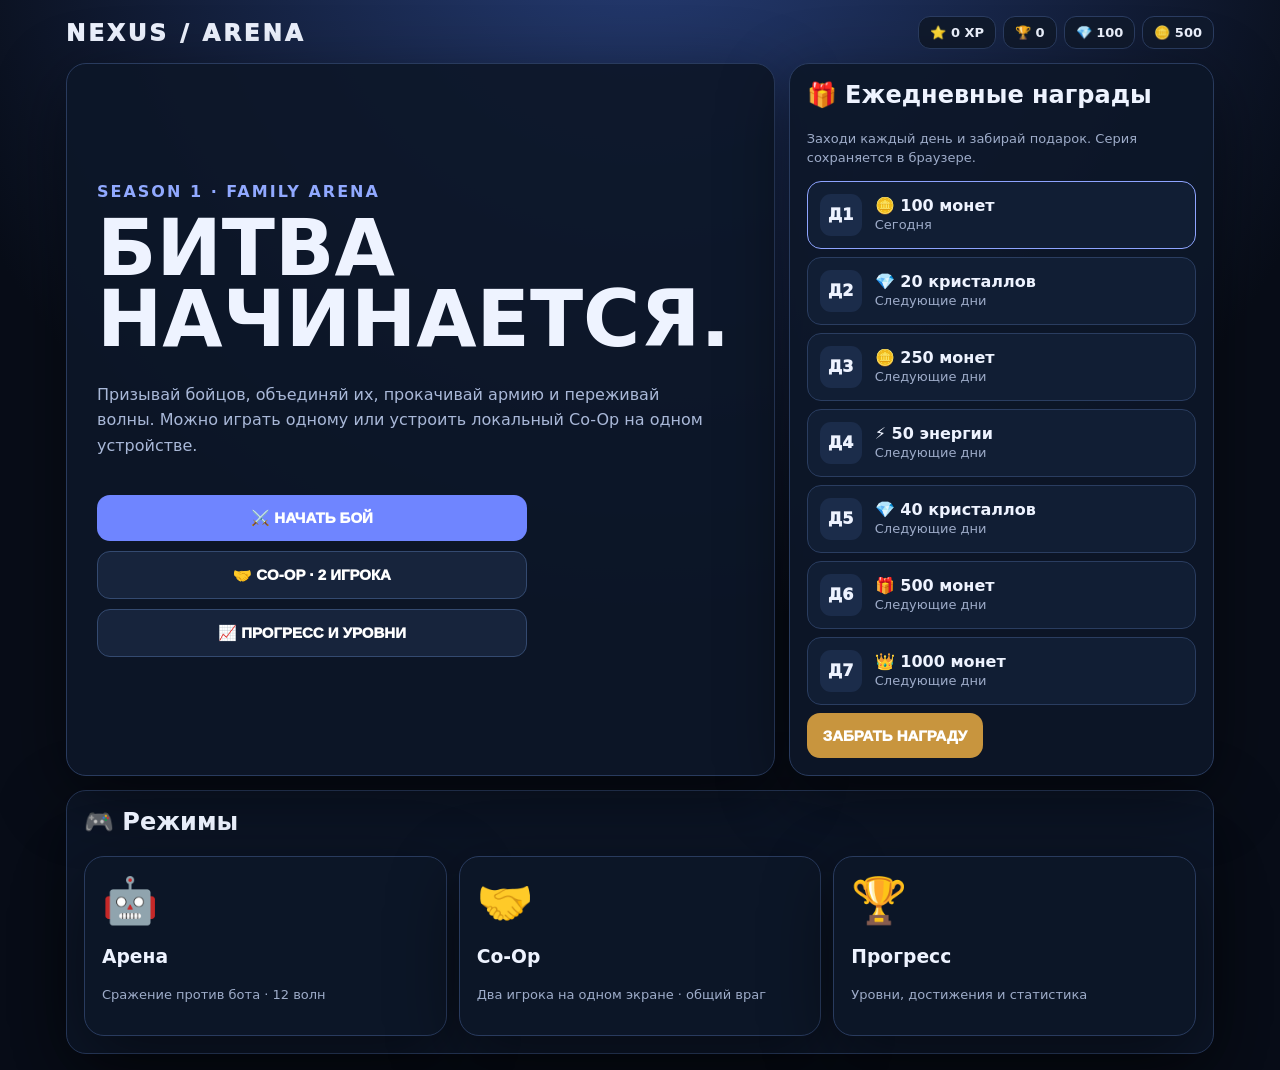
<file: index.html>
<!doctype html>
<html lang="ru"><head><meta charset="utf-8"><meta name="viewport" content="width=device-width,initial-scale=1"><title>NEXUS ARENA</title>
<style>
*{box-sizing:border-box}body{margin:0;background:radial-gradient(circle at 50% -10%,#263d76,#080d18 55%);color:#eef3ff;font-family:Inter,system-ui,sans-serif;min-height:100vh}.app{width:min(1180px,100%);margin:auto;padding:16px}.top{display:flex;align-items:center;justify-content:space-between;gap:12px;margin-bottom:14px}.logo{font-size:23px;font-weight:1000;letter-spacing:3px}.resources{display:flex;gap:7px;flex-wrap:wrap}.chip{background:#101a2d;border:1px solid #2b3d62;border-radius:12px;padding:8px 11px;font-weight:800;font-size:13px}.screen{display:none}.screen.active{display:block}.menu{display:grid;grid-template-columns:1.25fr .75fr;gap:14px}.hero,.card{background:#0d1628e8;border:1px solid #293b5e;border-radius:20px;box-shadow:0 20px 70px #0007}.hero{padding:30px;min-height:520px;display:flex;flex-direction:column;justify-content:center}.eyebrow{color:#91a9ff;font-weight:900;letter-spacing:2px}.hero h1{font-size:clamp(40px,8vw,78px);line-height:.9;margin:12px 0}.hero p{color:#a9b8d8;max-width:620px;line-height:1.6}.buttons{display:grid;gap:10px;margin-top:20px;max-width:430px}.btn{border:0;border-radius:13px;padding:14px 16px;background:#6f85ff;color:white;font-weight:950;cursor:pointer;font-size:15px}.btn.secondary{background:#17243c;border:1px solid #344a70}.btn.gold{background:#c8953e}.grid2{display:grid;grid-template-columns:1fr 1fr;gap:14px}.card{padding:17px}.card h2,.card h3{margin-top:0}.reward{display:flex;align-items:center;gap:13px;padding:12px;background:#111e34;border:1px solid #2a3d60;border-radius:14px;margin:8px 0}.reward .day{width:42px;height:42px;border-radius:11px;display:grid;place-items:center;background:#1b2c4a;font-weight:1000}.reward.claimed{opacity:.45}.reward.today{border-color:#8ea4ff}.muted{color:#9eacc9;font-size:13px;line-height:1.5}.progress{height:9px;background:#17243a;border-radius:99px;overflow:hidden}.progress i{display:block;height:100%;background:linear-gradient(90deg,#657dff,#ba76ff);width:0}.level{font-size:34px;font-weight:1000}.modecards{display:grid;grid-template-columns:repeat(3,1fr);gap:12px}.mode{cursor:pointer;min-height:180px;display:flex;flex-direction:column;justify-content:space-between}.mode:hover{border-color:#7890e8;transform:translateY(-2px)}.icon{font-size:45px}.back{margin-bottom:10px}.battle{display:grid;grid-template-columns:1fr 310px;gap:13px}.arena{padding:13px}.lanes{position:relative;min-height:610px;overflow:hidden;border-radius:15px;background:radial-gradient(circle at 50% 50%,#1a3044,#08111e 70%)}.path{position:absolute;left:4%;right:4%;height:12px;background:#203249;border-radius:20px}.p1{top:28%}.p2{top:50%}.p3{top:72%}.base{position:absolute;left:8px;top:calc(50% - 43px);width:70px;height:86px;border:2px solid #7187b8;border-radius:15px;background:#172643;display:grid;place-items:center;font-size:29px;z-index:4}.board{position:absolute;left:16%;right:5%;top:0;bottom:0;padding:35px 4px;display:grid;grid-template-columns:repeat(5,1fr);grid-template-rows:repeat(3,1fr);gap:7px;z-index:6}.cell{position:relative;border:1px solid #304665;border-radius:14px;background:#111d30c9;display:grid;place-items:center;cursor:pointer}.cell:hover,.cell.sel{border-color:#8ca4ff;background:#1a2943}.unit{font-size:29px}.lvl{position:absolute;right:6px;bottom:4px;font-size:10px;color:#bdc9e6;font-weight:900}.power{position:absolute;left:6px;bottom:4px;font-size:9px;color:#7f95bd}.enemy{position:absolute;width:43px;height:43px;border-radius:50%;display:grid;place-items:center;background:#351c2b;border:2px solid #e55e7b;z-index:3}.enemy.boss{width:58px;height:58px;font-size:24px}.enemybar{position:absolute;top:-8px;left:2px;right:2px;height:4px;background:#341923;border-radius:5px}.enemybar i{display:block;height:100%;background:#ef6c7d}.side{display:flex;flex-direction:column;gap:12px}.mana{height:11px;background:#17243b;border-radius:99px;overflow:hidden;margin:7px 0}.mana i{display:block;height:100%;background:linear-gradient(90deg,#627bff,#b77aff)}.deck{display:grid;grid-template-columns:repeat(4,1fr);gap:5px}.mini{background:#111e32;border:1px solid #2a3c5e;border-radius:9px;padding:7px;text-align:center;font-size:11px}.log{height:125px;overflow:auto;font:11px ui-monospace,monospace;color:#aab9d8}.botbar{height:7px;background:#1c293e;border-radius:99px;overflow:hidden}.botbar i{display:block;height:100%;background:#dc627b;width:40%}.modal{position:fixed;inset:0;background:#020611dd;display:none;place-items:center;z-index:20}.modal.show{display:grid}.modalbox{width:min(430px,92%);background:#101a2d;border:1px solid #465b86;border-radius:21px;padding:28px;text-align:center}.result{font-size:40px;font-weight:1000}.toast{position:fixed;bottom:18px;left:50%;transform:translateX(-50%);background:#182742;border:1px solid #526a9c;padding:12px 17px;border-radius:12px;display:none;z-index:30}.toast.show{display:block}.two{display:grid;grid-template-columns:1fr 1fr;gap:12px}.statline{display:flex;justify-content:space-between;padding:9px 0;border-bottom:1px solid #22324f}.danger{color:#ff8295}@media(max-width:850px){.menu,.battle{grid-template-columns:1fr}.modecards{grid-template-columns:1fr}.lanes{min-height:520px}}@media(max-width:560px){.two{grid-template-columns:1fr}.board{left:18%;padding:45px 2px}.unit{font-size:23px}.lanes{min-height:470px}.top{align-items:flex-start;flex-direction:column}}
</style></head><body><div class="app">
<header class="top"><div class="logo">NEXUS / ARENA</div><div class="resources"><div class="chip">⭐ <b id="xp">0</b> XP</div><div class="chip">🏆 <b id="trophies">0</b></div><div class="chip">💎 <b id="gems">100</b></div><div class="chip">🪙 <b id="coins">500</b></div></div></header>
<section id="home" class="screen active"><div class="menu"><div class="hero"><div class="eyebrow">SEASON 1 · FAMILY ARENA</div><h1>БИТВА<br>НАЧИНАЕТСЯ.</h1><p>Призывай бойцов, объединяй их, прокачивай армию и переживай волны. Можно играть одному или устроить локальный Co-Op на одном устройстве.</p><div class="buttons"><button class="btn" onclick="startBattle('bot')">⚔️ НАЧАТЬ БОЙ</button><button class="btn secondary" onclick="startBattle('coop')">🤝 CO-OP · 2 ИГРОКА</button><button class="btn secondary" onclick="show('progress')">📈 ПРОГРЕСС И УРОВНИ</button></div></div><div class="card"><h2>🎁 Ежедневные награды</h2><p class="muted">Заходи каждый день и забирай подарок. Серия сохраняется в браузере.</p><div id="rewards"></div><button class="btn gold" id="claim" onclick="claimReward()">ЗАБРАТЬ НАГРАДУ</button></div></div><div class="card" style="margin-top:14px"><h2>🎮 Режимы</h2><div class="modecards"><div class="card mode" onclick="startBattle('bot')"><div class="icon">🤖</div><div><h3>Арена</h3><p class="muted">Сражение против бота · 12 волн</p></div></div><div class="card mode" onclick="startBattle('coop')"><div class="icon">🤝</div><div><h3>Co-Op</h3><p class="muted">Два игрока на одном экране · общий враг</p></div></div><div class="card mode" onclick="show('progress')"><div class="icon">🏆</div><div><h3>Прогресс</h3><p class="muted">Уровни, достижения и статистика</p></div></div></div></div></section>
<section id="progress" class="screen"><button class="btn secondary back" onclick="show('home')">← НАЗАД</button><div class="grid2"><div class="card"><h2>📈 Профиль</h2><div class="two"><div><div class="muted">УРОВЕНЬ</div><div class="level" id="level">1</div></div><div><div class="muted">XP</div><b id="xp2">0 / 100</b><div class="progress"><i id="xpbar"></i></div></div></div><div class="statline"><span>Побед</span><b id="wins">0</b></div><div class="statline"><span>Поражений</span><b id="losses">0</b></div><div class="statline"><span>Лучше всего волн</span><b id="best">0</b></div><div class="statline"><span>Co-Op матчей</span><b id="coops">0</b></div></div><div class="card"><h2>🏆 Арены</h2><div id="arenas"></div></div></div></section>
<section id="game" class="screen"><div class="battle"><main class="card arena"><div style="display:flex;justify-content:space-between;margin:0 3px 8px"><b id="modeTitle">АРЕНА</b><span>ВОЛНА <b id="wave">1</b> / 12</span></div><div class="lanes" id="lanes"><div class="path p1"></div><div class="path p2"></div><div class="path p3"></div><div class="base">🏰</div><div class="board" id="board"></div></div></main><aside class="side"><section class="card"><h3>⚡ Энергия</h3><div class="mana"><i id="manaBar"></i></div><b id="mana">100</b> / 100<button class="btn" style="width:100%;margin-top:9px" id="summon">ПРИЗВАТЬ · 20 ⚡</button><button class="btn secondary" style="width:100%;margin-top:7px" id="upgrade" disabled>УЛУЧШИТЬ · <span id="upgradeCost">12</span> ⚡</button></section><section class="card" id="coopPanel"><h3>🤝 Co-Op</h3><p class="muted" id="coopText">Вы с напарником защищаете одну базу.</p><div class="two"><button class="btn secondary" onclick="addCoopUnit()">ПРИЗВАТЬ P2</button><button class="btn secondary" onclick="coopBoost()">БУСТ</button></div></section><section class="card"><h3>🤖 Бот</h3><div class="muted">Сила соперника</div><div class="botbar"><i id="botPower"></i></div><p class="muted" id="botText">Бот развивается...</p></section><section class="card"><h3>📜 Лог</h3><div class="log" id="log"></div></section><button class="btn secondary" onclick="leaveBattle()">ВЫЙТИ В МЕНЮ</button></aside></div></section>
</div><div class="modal" id="modal"><div class="modalbox"><div class="result" id="result">ПОБЕДА</div><p id="resultText"></p><button class="btn" onclick="closeBattle()">ПРОДОЛЖИТЬ</button></div></div><div class="toast" id="toast"></div>
<script>
const icons=['🧙','🏹','⚡','🔥','❄️','🌿','🛡️','🧪','🗿','🦊'];const names=['Маг','Стрелок','Искра','Пиромант','Ледяной','Друид','Страж','Алхимик','Титан','Лис'];
let save=JSON.parse(localStorage.getItem('nexusSave')||'null')||{xp:0,level:1,trophies:0,gems:100,coins:500,wins:0,losses:0,best:0,coops:0,day:0,lastReward:null};let units=Array(15).fill(null),selected=-1,mana=100,hp=100,wave=1,score=0,gameOver=false,mode='bot',enemyId=0,enemies=[],botPower=25,coopEnergy=0;
const $=s=>document.querySelector(s);function persist(){localStorage.setItem('nexusSave',JSON.stringify(save));syncHome()}function toast(t){let x=$('#toast');x.textContent=t;x.classList.add('show');setTimeout(()=>x.classList.remove('show'),2200)}function show(id){document.querySelectorAll('.screen').forEach(x=>x.classList.remove('active'));$('#'+id).classList.add('active');if(id==='progress')renderProgress();if(id==='home')renderRewards()}
function syncHome(){['xp','trophies','gems','coins'].forEach(k=>{let e=$('#'+k);if(e)e.textContent=save[k]})}function xp(n){save.xp+=n;while(save.xp>=save.level*100){save.xp-=save.level*100;save.level++;toast('🎉 Новый уровень: '+save.level)}persist()}
function renderRewards(){let today=new Date().toISOString().slice(0,10);let rewards=[['🪙','100 монет'],['💎','20 кристаллов'],['🪙','250 монет'],['⚡','50 энергии'],['💎','40 кристаллов'],['🎁','500 монет'],['👑','1000 монет']];let start=save.day%7;$('#rewards').innerHTML=rewards.map((r,i)=>{let d=((i+1+start-1)%7)+1;return '<div class="reward '+(save.lastReward===today&&i===start?'claimed':'')+(i===start?' today':'')+'"><div class="day">Д'+d+'</div><div><b>'+r[0]+' '+r[1]+'</b><div class="muted">'+(i===start?'Сегодня':'Следующие дни')+'</div></div></div>'}).join('');$('#claim').disabled=save.lastReward===today;$('#claim').textContent=save.lastReward===today?'НАГРАДА ПОЛУЧЕНА ✓':'ЗАБРАТЬ НАГРАДУ'}
function claimReward(){let today=new Date().toISOString().slice(0,10);if(save.lastReward===today)return;let r=save.day%7;let vals=[[100,0],[0,20],[250,0],[50,0],[0,40],[500,0],[1000,0]];save.coins+=vals[r][0];save.gems+=vals[r][1];save.lastReward=today;save.day++;xp(25);toast('🎁 Награда получена! +'+(vals[r][0]?vals[r][0]+'🪙 ':'')+(vals[r][1]?vals[r][1]+'💎':''));persist();renderRewards()}
function renderProgress(){syncHome();$('#level').textContent=save.level;$('#xp2').textContent=save.xp+' / '+save.level*100;$('#xpbar').style.width=(save.xp/(save.level*100)*100)+'%';$('#wins').textContent=save.wins;$('#losses').textContent=save.losses;$('#best').textContent=save.best;$('#coops').textContent=save.coops;let namesA=['Новичок','Искатель','Воин','Гладиатор','Мастер','Легенда'];$('#arenas').innerHTML=namesA.map((n,i)=>'<div class="statline"><span>'+n+'</span><b>'+(i*400)+'+ 🏆</b></div>').join('')}
function startBattle(m){mode=m;units=Array(15).fill(null);selected=-1;mana=100;hp=100;wave=1;score=0;gameOver=false;enemies=[];enemyId=0;botPower=25;$('#modeTitle').textContent=m==='coop'?'CO-OP · 2 ИГРОКА':'АРЕНА · БОТ';$('#coopPanel').style.display=m==='coop'?'block':'none';$('#lanes').querySelectorAll('.enemy').forEach(x=>x.remove());for(let i=0;i<3;i++)spawnEnemy();draw();sync();show('game');log(m==='coop'?'🤝 Co-Op начат. Игрок 2 подключён!':'🤖 Бот подключён. Матч начат!')}
function log(t){$('#log').innerHTML='<div>› '+t+'</div>'+$('#log').innerHTML}function draw(){let b=$('#board');b.innerHTML='';units.forEach((u,i)=>{let c=document.createElement('div');c.className='cell'+(selected===i?' sel':'');if(u)c.innerHTML='<span class="unit">'+icons[u.type]+'</span><span class="lvl">Lv.'+u.level+'</span><span class="power">'+u.level*12+' DMG</span>';c.onclick=()=>cellClick(i);b.appendChild(c)})}
function summonFor(arr,label){let free=arr.map((u,i)=>u?null:i).filter(i=>i!==null);if(!free.length){log('Поле заполнено — объединяй бойцов.');return false}let i=free[Math.floor(Math.random()*free.length)];arr[i]={type:Math.floor(Math.random()*icons.length),level:1};log(label+' призвал '+names[arr[i].type]);return true}
function summon(){if(gameOver||mana<20)return;if(summonFor(units,'Ты')){mana-=20;selected=-1;draw();sync()}}
function cellClick(i){if(!units[i]){selected=-1;draw();sync();return}if(selected<0){selected=i;draw();return}if(selected===i){selected=-1;draw();return}let a=units[selected],b=units[i];if(a.type===b.type&&a.level===b.level){units[i]={type:b.type,level:b.level+1};units[selected]=null;log('✨ '+names[b.type]+' → Lv.'+(b.level+1));selected=-1}else{log('Нужны одинаковые бойцы одного уровня.');selected=i}draw();sync()}
function upgrade(){if(selected<0||!units[selected])return;let cost=units[selected].level*12;if(mana<cost)return;mana-=cost;units[selected].level++;log('⬆️ Улучшение → Lv.'+units[selected].level);draw();sync()}
function addCoopUnit(){if(mode!=='coop'||coopEnergy<20)return;coopEnergy-=20;summonFor(units,'P2');draw();sync()}function coopBoost(){if(mode!=='coop'||save.gems<5)return;save.gems-=5;coopEnergy+=50;mana=Math.min(100,mana+25);toast('🤝 Командный буст +50 энергии');persist();sync()}
function spawnEnemy(){let boss=wave%4===0,base=(boss?230:70)+wave*20,e={id:enemyId++,hp:base,max:base,x:96,lane:Math.floor(Math.random()*3),boss};enemies.push(e);let el=document.createElement('div');el.className='enemy'+(boss?' boss':'');el.id='e'+e.id;el.style.top=(boss?47:25+e.lane*22)+'%';el.style.left=e.x+'%';el.innerHTML=(boss?'👹':'👾')+'<div class="enemybar"><i></i></div>';$('#lanes').appendChild(el)}
function attack(){if(gameOver)return;let power=units.reduce((s,u)=>s+(u?u.level*(mode==='coop'?13:12):0),0);if(power&&enemies.length){let e=enemies[0];e.hp-=power;let el=$('#e'+e.id);if(el){let bar=el.querySelector('i');if(bar)bar.style.width=Math.max(0,e.hp/e.max*100)+'%'}if(e.hp<=0){if(el)el.remove();enemies.shift();score+=e.boss?60:10;mana=Math.min(100,mana+(e.boss?28:7));coopEnergy=Math.min(100,coopEnergy+4);xp(e.boss?12:3)}}for(let i=enemies.length-1;i>=0;i--){let e=enemies[i];e.x-=e.boss?.65:1.05;let el=$('#e'+e.id);if(el)el.style.left=e.x+'%';if(e.x<8){if(el)el.remove();enemies.splice(i,1);hp-=e.boss?22:8}}if(hp<=0){finish(false);return}if(enemies.length<3&&wave<=12){wave++;for(let i=0;i<Math.min(2+Math.floor(wave/4),4);i++)spawnEnemy();log(wave%4===0?'⚠️ БОСС! Волна '+wave:'🌊 Волна '+wave+' началась');if(wave>save.best){save.best=wave;persist()}}if(wave>12)finish(true);sync()}
function bot(){if(gameOver||mode!=='bot')return;botPower=Math.min(100,botPower+4);if(Math.random()<.5)log('🤖 Бот усиливает свою армию');$('#botPower').style.width=botPower+'%';$('#botText').textContent='Сила: '+Math.floor(botPower)+'%'}
function sync(){$('#mana').textContent=Math.floor(mana);$('#manaBar').style.width=mana+'%';$('#wave').textContent=wave;$('#summon').disabled=mana<20;let cost=selected>=0&&units[selected]?units[selected].level*12:12;$('#upgradeCost').textContent=cost;$('#upgrade').disabled=selected<0||!units[selected]||mana<cost;if(mode==='coop')$('#coopText').textContent='Игрок 2 энергия: '+coopEnergy+' · общий HP: '+Math.max(0,Math.floor(hp));}
function finish(win){if(gameOver)return;gameOver=true;if(win){save.wins++;save.trophies+=30+wave*5;save.coins+=100;xp(50);$('#result').textContent='ПОБЕДА 🏆';$('#resultText').textContent='Ты пережил 12 волн! Счёт: '+score}else{save.losses++;$('#result').textContent='ПОРАЖЕНИЕ';$('#resultText').textContent='База пала на волне '+wave+'. Счёт: '+score}if(mode==='coop')save.coops++;persist();$('#modal').classList.add('show')}
function closeBattle(){$('#modal').classList.remove('show');show('home')};function leaveBattle(){if(!gameOver&&confirm('Выйти из боя?')){gameOver=true;show('home')}}
$('#summon').onclick=summon;$('#upgrade').onclick=upgrade;renderRewards();syncHome();setInterval(()=>{if($('#game').classList.contains('active')&&!gameOver){mana=Math.min(100,mana+2);if(mode==='coop')coopEnergy=Math.min(100,coopEnergy+2);attack();sync()}},800);setInterval(bot,2500);
</script></body></html>
</file>
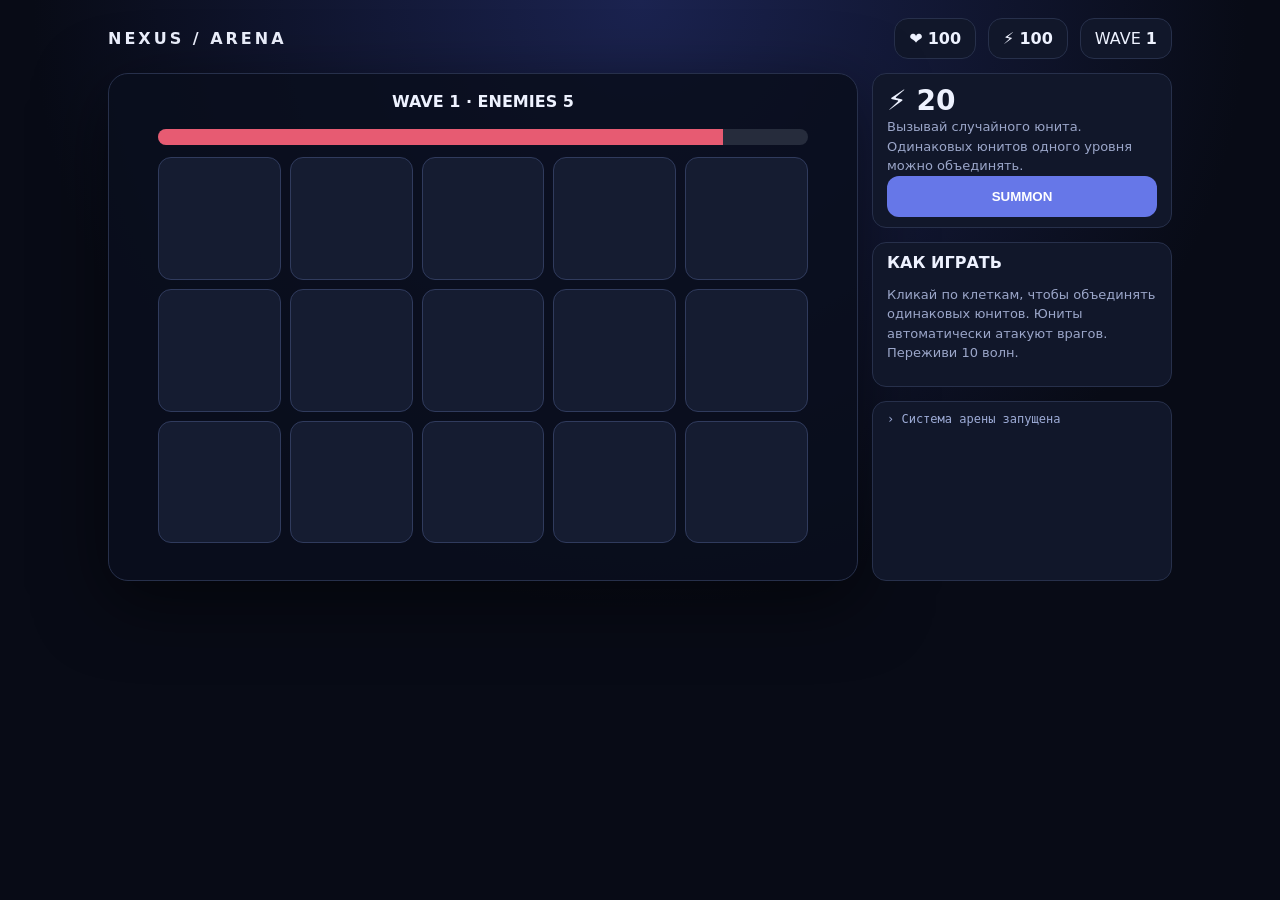
<file: arena.html>
<!doctype html>
<html lang="ru">
<head>
<meta charset="utf-8"><meta name="viewport" content="width=device-width,initial-scale=1"><title>NEXUS ARENA</title>
<style>
:root{font-family:Inter,system-ui,sans-serif;color:#eef2ff;background:#080b16}*{box-sizing:border-box}body{margin:0;min-height:100vh;background:radial-gradient(circle at 50% 0,#1b2350,#080b16 55%);display:flex;justify-content:center}.wrap{width:min(1100px,100%);padding:18px}.top{display:flex;justify-content:space-between;align-items:center;margin-bottom:14px}.brand{font-weight:900;letter-spacing:3px}.stats{display:flex;gap:12px;flex-wrap:wrap}.pill,.panel{background:#11172a;border:1px solid #27304b;border-radius:14px;padding:10px 14px}.game{display:grid;grid-template-columns:1fr 300px;gap:14px}.arena{background:rgba(10,14,29,.88);border:1px solid #27304b;border-radius:20px;padding:18px;box-shadow:0 20px 70px #0008}.board{display:grid;grid-template-columns:repeat(5,1fr);gap:9px;max-width:650px;margin:auto}.cell{aspect-ratio:1;border:1px solid #303b5d;border-radius:13px;background:#151c31;display:grid;place-items:center;position:relative;cursor:pointer;transition:.15s}.cell:hover{transform:translateY(-2px);border-color:#6677c9}.unit{font-size:28px}.lvl{position:absolute;bottom:4px;right:6px;font-size:11px;color:#aab6e9}.enemy{margin:18px auto 12px;max-width:650px;height:16px;background:#262c3c;border-radius:99px;overflow:hidden}.enemy i{display:block;height:100%;width:100%;background:#e75b72;transition:.2s}.boss{text-align:center;font-weight:800}.side{display:flex;flex-direction:column;gap:14px}.big{font-size:28px;font-weight:900}.button{width:100%;padding:13px;border:0;border-radius:12px;background:#6677e8;color:white;font-weight:800;cursor:pointer}.button:disabled{opacity:.4;cursor:not-allowed}.hint{color:#9ba6c9;font-size:13px;line-height:1.5}.log{height:180px;overflow:auto;font:12px ui-monospace,monospace;color:#9eacd7}.over{position:fixed;inset:0;background:#050712dd;display:none;place-items:center}.over.show{display:grid}.modal{background:#12182b;border:1px solid #39476e;border-radius:20px;padding:30px;text-align:center;width:min(420px,90%)}@media(max-width:800px){.game{grid-template-columns:1fr}.side{display:grid;grid-template-columns:1fr 1fr}.log{grid-column:1/-1}}
</style></head><body><div class="wrap"><div class="top"><div class="brand">NEXUS / ARENA</div><div class="stats"><div class="pill">❤️ <b id="hp">100</b></div><div class="pill">⚡ <b id="mana">100</b></div><div class="pill">WAVE <b id="wave">1</b></div></div></div><div class="game"><section class="arena"><div class="boss">WAVE <span id="wave2">1</span> · ENEMIES <span id="count">5</span></div><div class="enemy"><i id="bar"></i></div><div class="board" id="board"></div></section><aside class="side"><div class="panel"><div class="big">⚡ <span id="cost">20</span></div><div class="hint">Вызывай случайного юнита. Одинаковых юнитов одного уровня можно объединять.</div><button class="button" id="summon">SUMMON</button></div><div class="panel"><b>КАК ИГРАТЬ</b><p class="hint">Кликай по клеткам, чтобы объединять одинаковых юнитов. Юниты автоматически атакуют врагов. Переживи 10 волн.</p></div><div class="panel log" id="log"></div></aside></div></div><div class="over" id="over"><div class="modal"><h1 id="result">VICTORY</h1><p id="resultText"></p><button class="button" onclick="location.reload()">PLAY AGAIN</button></div></div>
<script>
const board=document.querySelector('#board'), logEl=document.querySelector('#log');let cells=[],mana=100,hp=100,wave=1,enemies=5,enemyHp=100,dead=0,gameOver=false;
const icons=['🧙','🏹','⚡','🔥','❄️','🌿'];
function log(x){logEl.innerHTML='<div>› '+x+'</div>'+logEl.innerHTML}
function draw(){board.innerHTML='';cells.forEach((u,i)=>{let c=document.createElement('div');c.className='cell';if(u)c.innerHTML='<span class="unit">'+icons[u.type]+'</span><span class="lvl">Lv.'+u.level+'</span>';c.onclick=()=>clickCell(i);board.appendChild(c)})}
function summon(){if(gameOver||mana<20)return;mana-=20;let empty=cells.map((x,i)=>x?null:i).filter(x=>x!==null);if(!empty.length){log('Поле заполнено — сначала объедини юнитов');mana+=20;return}let i=empty[Math.floor(Math.random()*empty.length)];cells[i]={type:Math.floor(Math.random()*icons.length),level:1};log('Призван новый юнит');sync();draw()}
function clickCell(i){let u=cells[i];if(!u)return;let j=cells.findIndex((x,k)=>k!==i&&x&&x.type===u.type&&x.level===u.level);if(j<0)return;cells[j]={type:u.type,level:u.level+1};cells[i]=null;log('Объединение → Lv.'+(u.level+1));draw()}
function attack(){if(gameOver)return;let power=cells.reduce((s,u)=>s+(u?u.level*5:0),0);if(power)enemyHp-=power;if(enemyHp<=0){dead++;if(dead>=enemies){nextWave();return}enemyHp=100+wave*15}if(Math.random()<.08)hp-=Math.max(2,wave);if(hp<=0)finish(false);sync()}
function nextWave(){wave++;if(wave>10){finish(true);return}enemies=4+wave;enemyHp=100+wave*15;mana=Math.min(100,mana+35);log('Волна '+wave+' началась!');sync()}
function sync(){document.querySelector('#mana').textContent=Math.floor(mana);document.querySelector('#hp').textContent=Math.max(0,Math.floor(hp));document.querySelector('#wave').textContent=wave;document.querySelector('#wave2').textContent=wave;document.querySelector('#count').textContent=Math.max(0,enemies-dead);document.querySelector('#bar').style.width=Math.max(0,enemyHp/(100+wave*15)*100)+'%';document.querySelector('#summon').disabled=mana<20}
function finish(win){gameOver=true;document.querySelector('#result').textContent=win?'VICTORY 🏆':'DEFEATED';document.querySelector('#resultText').textContent=win?'Ты пережил все 10 волн!':'База уничтожена на волне '+wave+'.';document.querySelector('#over').classList.add('show')}
cells=Array(15).fill(null);draw();sync();document.querySelector('#summon').onclick=summon;setInterval(attack,1000);log('Система арены запущена');
</script></body></html>
</file>
